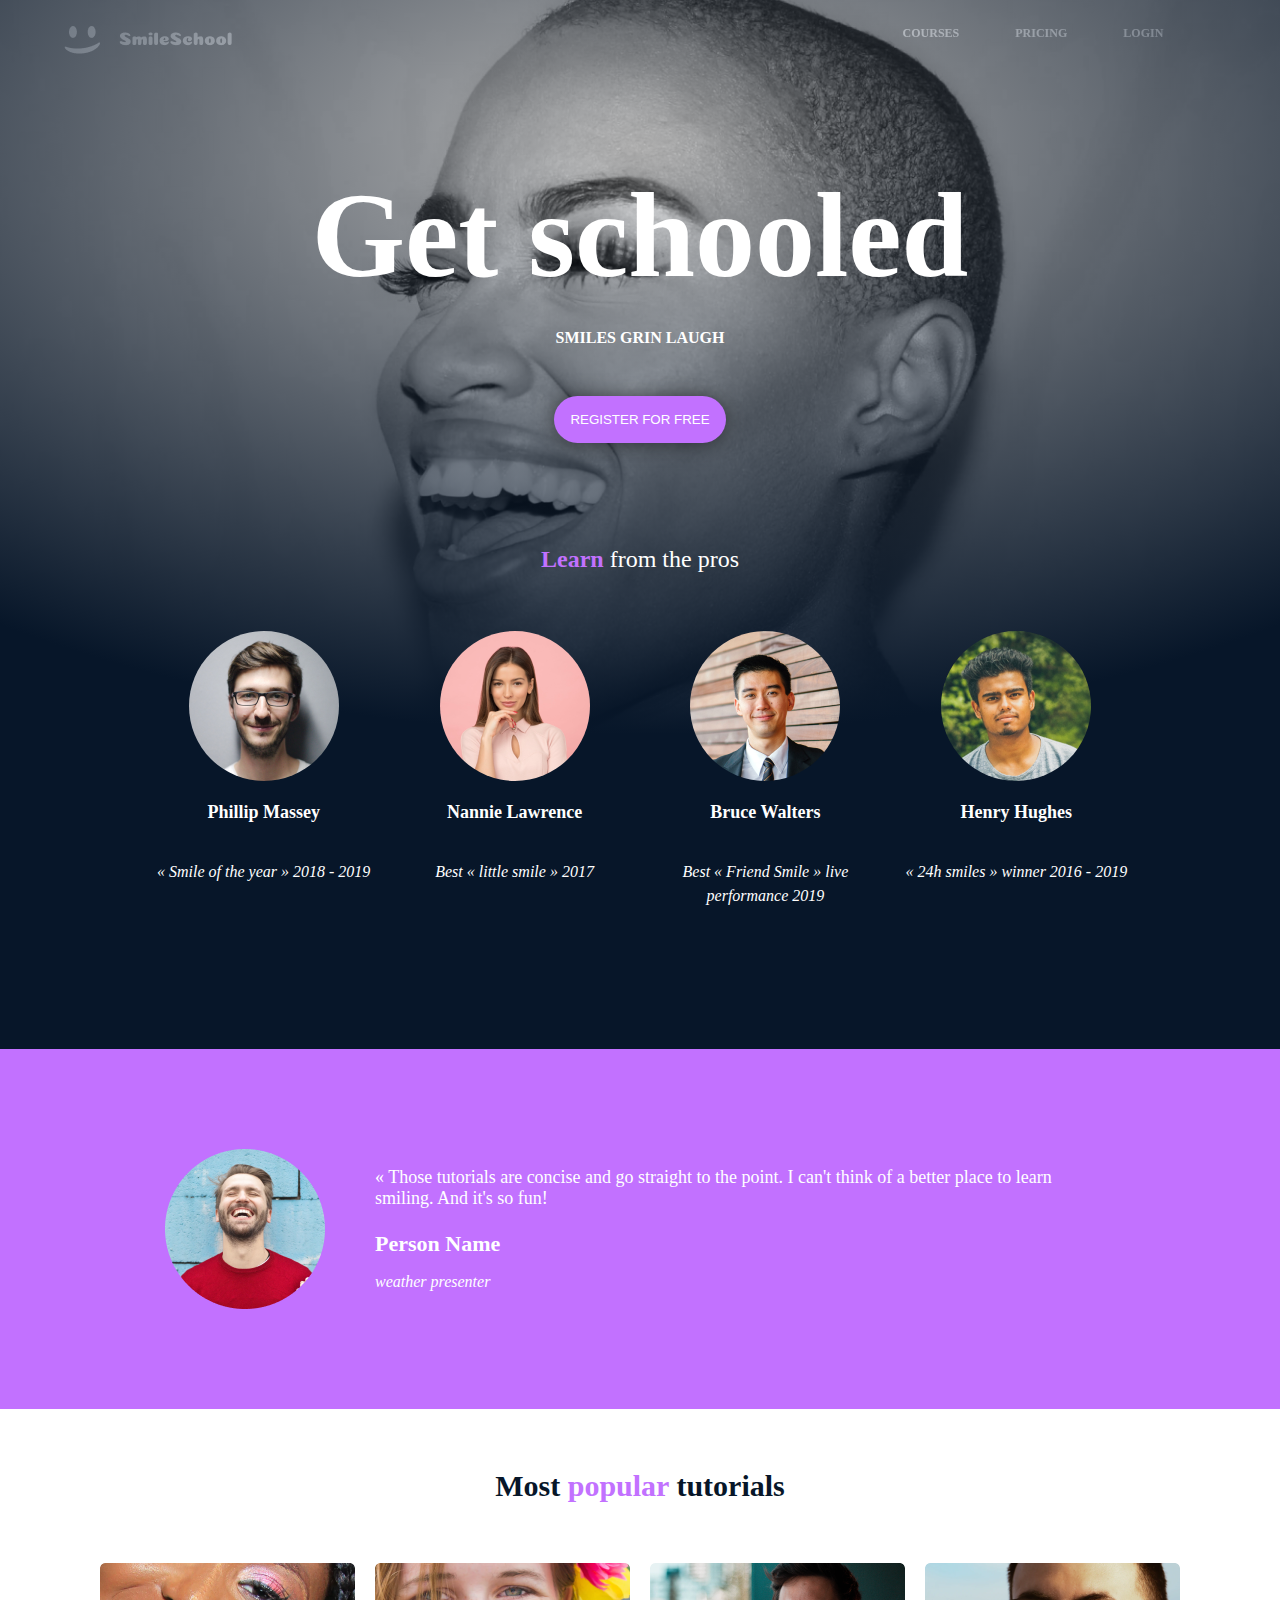
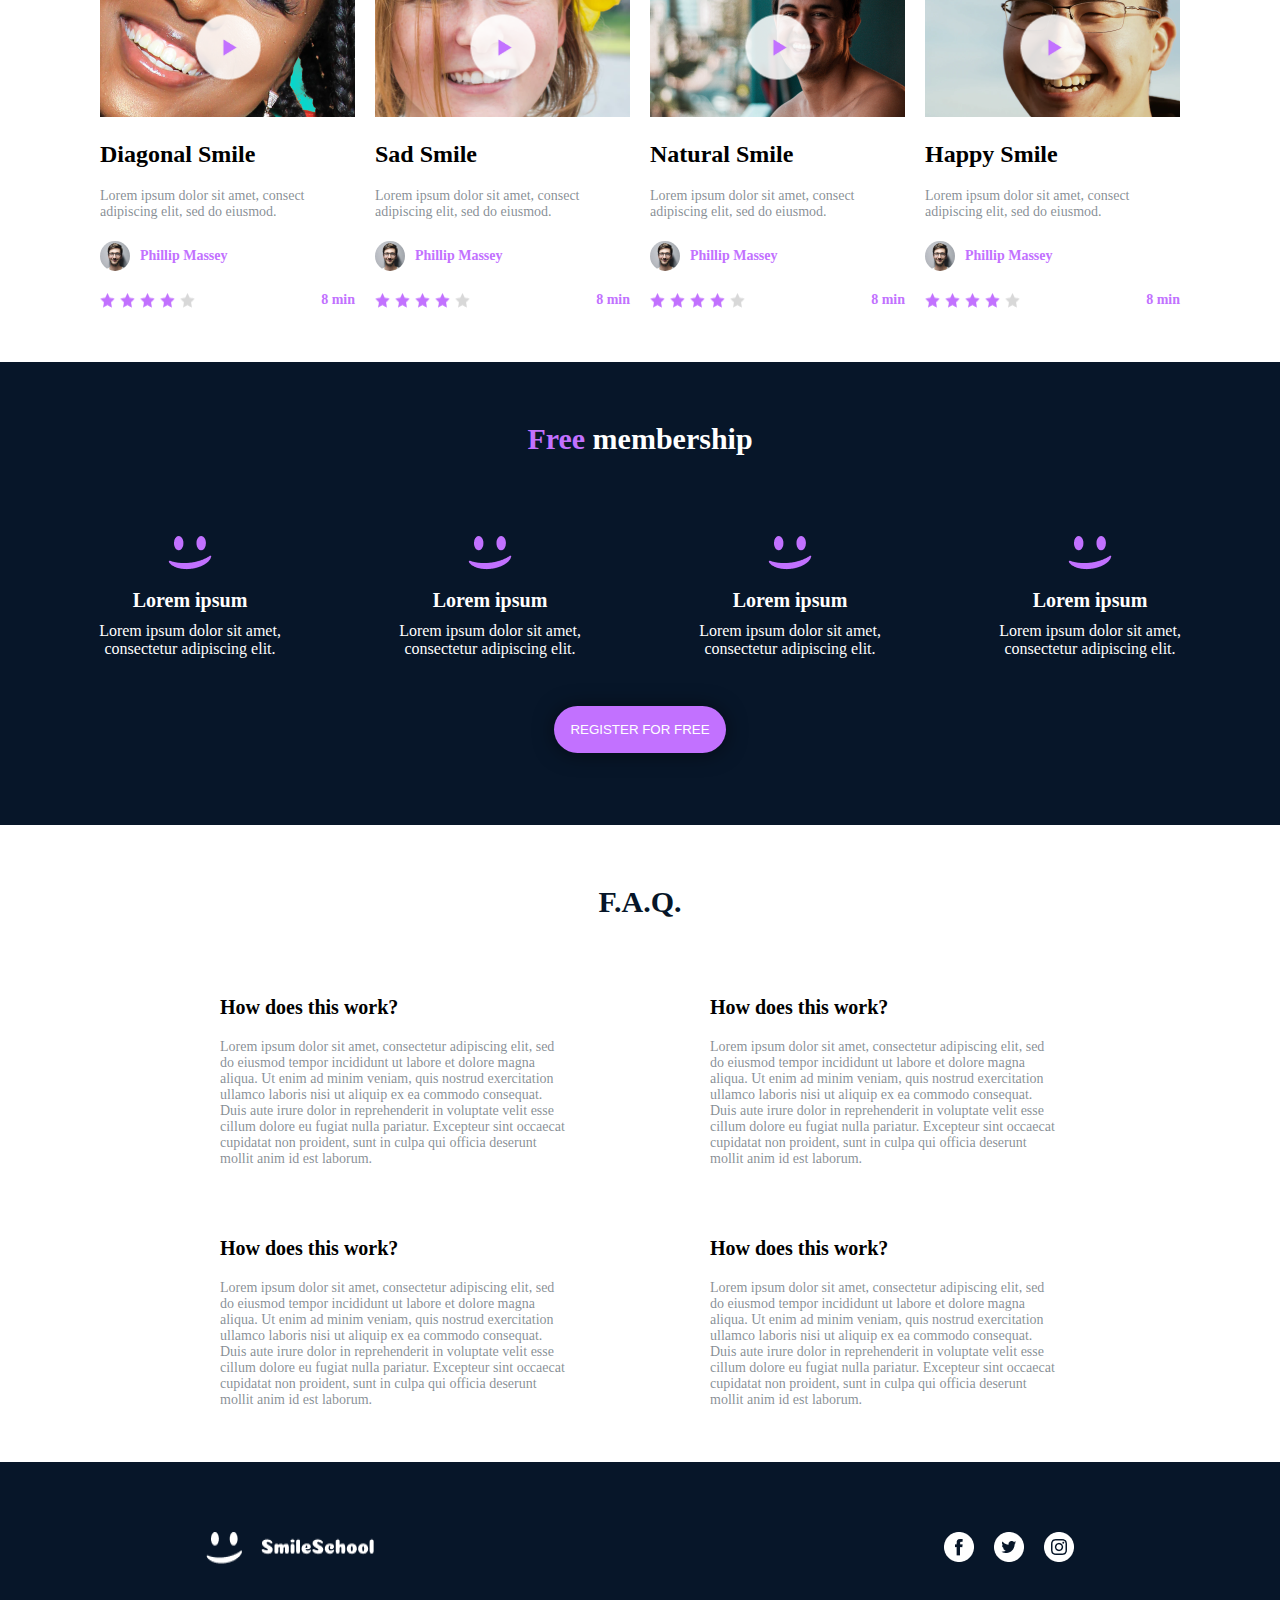
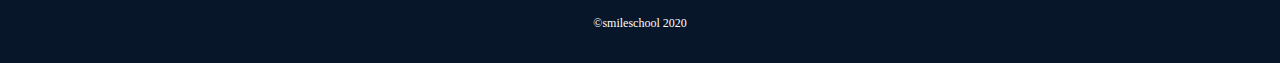
<file: css_advanced/index.html>
<!DOCTYPE html>
<html lang="en">

<head>
    <meta charset="UTF-8">
    <meta name="viewport" content="width=device-width, initial-scale=1.0">
    <title>Smile School Homepage</title>
    <link rel="stylesheet" href="styles.css">
</head>

<body>
    <header>
        <div>
            <a href="index.html">
                <img src="./images/logo.png" class="logo" alt="smile logo">
            </a>
        </div>
        <div class="nav-links">
            <a href="courses.html">COURSES</a>
            <a href="pricing.html">PRICING</a>
            <a href="login.html">LOGIN</a>
        </div>
    </header>
    <main>
        <!-- banner section -->
        <section class="banner">
            <div class="banner__learn">
                <h1>Get schooled</h1>
                <p>SMILES GRIN LAUGH</p>
                <button>REGISTER FOR FREE</button>
            </div>
            <div class="banner__courses">
                <h2><span class="dcolor">Learn</span> from the pros</h2>
                <div class="banner__courses__cards__container">
                    <div class="banner__courses__card">
                        <img src="./images/philip.png" alt="profile">
                        <h3>Phillip Massey</h3>
                        <p>« Smile of the year » 2018 - 2019</p>
                    </div>
                    <div class="banner__courses__card">
                        <img src="./images/nannie.png" alt="profile">
                        <h3>Nannie Lawrence</h3>
                        <p>Best « little smile » 2017</p>
                    </div>
                    <div class="banner__courses__card">
                        <img src="./images/bruce.png" alt="profile">
                        <h3>Bruce Walters</h3>
                        <p>Best « Friend Smile » live performance 2019</p>
                    </div>
                    <div class="banner__courses__card">
                        <img src="./images/henry.png" alt="profile">
                        <h3>Henry Hughes</h3>
                        <p>« 24h smiles » winner 2016 - 2019</p>
                    </div>
                </div>
            </div>
        </section>
        <!-- quote section -->
        <section class="quotes">
            <div class="quotes__inner">
                <img src="./images/avatar.png" alt="avatar">
                <div>
                    <blockquote>« Those tutorials are concise and go straight to the point. I can't think of a better
                        place to
                        learn smiling. And it's
                        so fun!</blockquote>
                    <p class="names">Person Name</p>
                    <p class="presenter">weather presenter</p>
                </div>
            </div>
        </section>
        <!-- videos section -->
        <section class="videos">
            <h1>Most <span class="dcolor">popular</span> tutorials</h1>
            <div class="videos__inner">
                <div>
                    <div class="preview">
                        <img src="./images/preview_diag.png" alt="Preview" class="preview__image">
                        <img src="./images/play.png" alt="play" class="play__button">
                    </div>
                    <h2>Diagonal Smile</h2>
                    <p>Lorem ipsum dolor sit amet, consect adipiscing elit, sed do eiusmod.</p>
                    <div class="profile">
                        <img src="./images/philip_sm.png" alt="profile">
                        <h3>Phillip Massey</h3>
                    </div>
                    <div class="ratings">
                        <!-- star ratings -->
                        <div>
                            <img src="./images/Star_1.png" alt="Star">
                            <img src="./images/Star_1.png" alt="Star">
                            <img src="./images/Star_1.png" alt="Star">
                            <img src="./images/Star_1.png" alt="Star">
                            <img src="./images/Star_5.png" alt="Star">
                        </div>
                        <p>8 min</p>
                    </div>
                </div>

                <div>
                    <div class="preview">
                        <img src="./images/preview_sad.png" alt="Preview" class="preview__image">
                        <img src="./images/play.png" alt="play" class="play__button">
                    </div>
                    <h2>Sad Smile</h2>
                    <p>Lorem ipsum dolor sit amet, consect adipiscing elit, sed do eiusmod.</p>
                    <div class="profile">
                        <img src="./images/philip_sm.png" alt="profile">
                        <h3>Phillip Massey</h3>
                    </div>
                    <div class="ratings">
                        <!-- star ratings -->
                        <div>
                            <img src="./images/Star_1.png" alt="Star">
                            <img src="./images/Star_1.png" alt="Star">
                            <img src="./images/Star_1.png" alt="Star">
                            <img src="./images/Star_1.png" alt="Star">
                            <img src="./images/Star_5.png" alt="Star">
                        </div>
                        <p>8 min</p>
                    </div>
                </div>


                <div>
                    <div class="preview">
                        <img src="./images/preview_nat.png" alt="Preview" class="preview__image">
                        <img src="./images/play.png" alt="play" class="play__button">
                    </div>
                    <h2>Natural Smile</h2>
                    <p>Lorem ipsum dolor sit amet, consect adipiscing elit, sed do eiusmod.</p>
                    <div class="profile">
                        <img src="./images/philip_sm.png" alt="profile">
                        <h3>Phillip Massey</h3>
                    </div>
                    <div class="ratings">
                        <!-- star ratings -->
                        <div>
                            <img src="./images/Star_1.png" alt="Star">
                            <img src="./images/Star_1.png" alt="Star">
                            <img src="./images/Star_1.png" alt="Star">
                            <img src="./images/Star_1.png" alt="Star">
                            <img src="./images/Star_5.png" alt="Star">
                        </div>
                        <p>8 min</p>
                    </div>
                </div>


                <div>
                    <div class="preview">
                        <img src="./images/preview_hap.png" alt="Preview" class="preview__image">
                        <img src="./images/play.png" alt="play" class="play__button">
                    </div>
                    <h2>Happy Smile</h2>
                    <p>Lorem ipsum dolor sit amet, consect adipiscing elit, sed do eiusmod.</p>
                    <div class="profile">
                        <img src="./images/philip_sm.png" alt="profile">
                        <h3>Phillip Massey</h3>
                    </div>
                    <div class="ratings">
                        <!-- star ratings -->
                        <div>
                            <img src="./images/Star_1.png" alt="Star">
                            <img src="./images/Star_1.png" alt="Star">
                            <img src="./images/Star_1.png" alt="Star">
                            <img src="./images/Star_1.png" alt="Star">
                            <img src="./images/Star_5.png" alt="Star">
                        </div>
                        <p>8 min</p>
                    </div>
                </div>
            </div>
        </section>
        <!-- membership section -->
        <section class="membership">
            <h1><span class="active">Free</span> membership</h1>
            <div class="row">
                <div>
                    <img src="./images/smile.png" alt="teacher1">
                    <h2>Lorem ipsum</h2>
                    <p>Lorem ipsum dolor sit amet, consectetur adipiscing elit.</p>
                </div>

                <div>
                    <img src="./images/smile.png" alt="smile">
                    <h2>Lorem ipsum</h2>
                    <p>Lorem ipsum dolor sit amet, consectetur adipiscing elit.</p>
                </div>

                <div>
                    <img src="./images/smile.png" alt="smile">
                    <h2>Lorem ipsum</h2>
                    <p>Lorem ipsum dolor sit amet, consectetur adipiscing elit.</p>
                </div>

                <div>
                    <img src="./images/smile.png" alt="smile">
                    <h2>Lorem ipsum</h2>
                    <p>Lorem ipsum dolor sit amet, consectetur adipiscing elit.</p>
                </div>
            </div>
            <button>REGISTER FOR FREE</button>
        </section>
        <!-- FAQ section -->
        <section class="faq">
            <h1>F.A.Q.</h1>
            <div class="faq__inner">
                <div>
                    <div>
                        <h2>How does this work?</h2>
                        <p>Lorem ipsum dolor sit amet, consectetur adipiscing elit, sed do eiusmod tempor incididunt ut
                            labore et dolore
                            magna
                            aliqua. Ut enim ad minim veniam, quis nostrud exercitation ullamco laboris nisi ut aliquip
                            ex ea commodo
                            consequat. Duis
                            aute irure dolor in reprehenderit in voluptate velit esse cillum dolore eu fugiat nulla
                            pariatur. Excepteur sint
                            occaecat cupidatat non proident, sunt in culpa qui officia deserunt mollit anim id est
                            laborum.</p>
                    </div>
                    <div>
                        <h2>How does this work?</h2>
                        <p>Lorem ipsum dolor sit amet, consectetur adipiscing elit, sed do eiusmod tempor incididunt ut
                            labore et dolore
                            magna
                            aliqua. Ut enim ad minim veniam, quis nostrud exercitation ullamco laboris nisi ut aliquip
                            ex ea commodo
                            consequat. Duis
                            aute irure dolor in reprehenderit in voluptate velit esse cillum dolore eu fugiat nulla
                            pariatur. Excepteur sint
                            occaecat cupidatat non proident, sunt in culpa qui officia deserunt mollit anim id est
                            laborum.</p>
                    </div>
                </div>
                <div>
                    <div>
                        <h2>How does this work?</h2>
                        <p>Lorem ipsum dolor sit amet, consectetur adipiscing elit, sed do eiusmod tempor incididunt ut
                            labore et dolore
                            magna
                            aliqua. Ut enim ad minim veniam, quis nostrud exercitation ullamco laboris nisi ut aliquip
                            ex ea commodo
                            consequat. Duis
                            aute irure dolor in reprehenderit in voluptate velit esse cillum dolore eu fugiat nulla
                            pariatur. Excepteur sint
                            occaecat cupidatat non proident, sunt in culpa qui officia deserunt mollit anim id est
                            laborum.</p>
                    </div>
                    <div>
                        <h2>How does this work?</h2>
                        <p>Lorem ipsum dolor sit amet, consectetur adipiscing elit, sed do eiusmod tempor incididunt ut
                            labore et dolore
                            magna
                            aliqua. Ut enim ad minim veniam, quis nostrud exercitation ullamco laboris nisi ut aliquip
                            ex ea commodo
                            consequat. Duis
                            aute irure dolor in reprehenderit in voluptate velit esse cillum dolore eu fugiat nulla
                            pariatur. Excepteur sint
                            occaecat cupidatat non proident, sunt in culpa qui officia deserunt mollit anim id est
                            laborum.</p>
                    </div>
                </div>
            </div>
        </section>
    </main>
    <footer>
        <div class="footer__inner">
            <div>
                <img src="./images/logo.png" alt="logo">
                <div>
                    <!-- social image links -->
                    <a href="#"><img src="./images/Facebook.png" alt="Facebook"></a>
                    <a href="#"><img src="./images/Twitter.png" alt="Twitter"></a>
                    <a href="#"><img src="./images/Instagram.png" alt="Instagram"></a>
                </div>
            </div>
            <p>©smileschool 2020</p>
        </div>
    </footer>
</body>

</html>
</file>
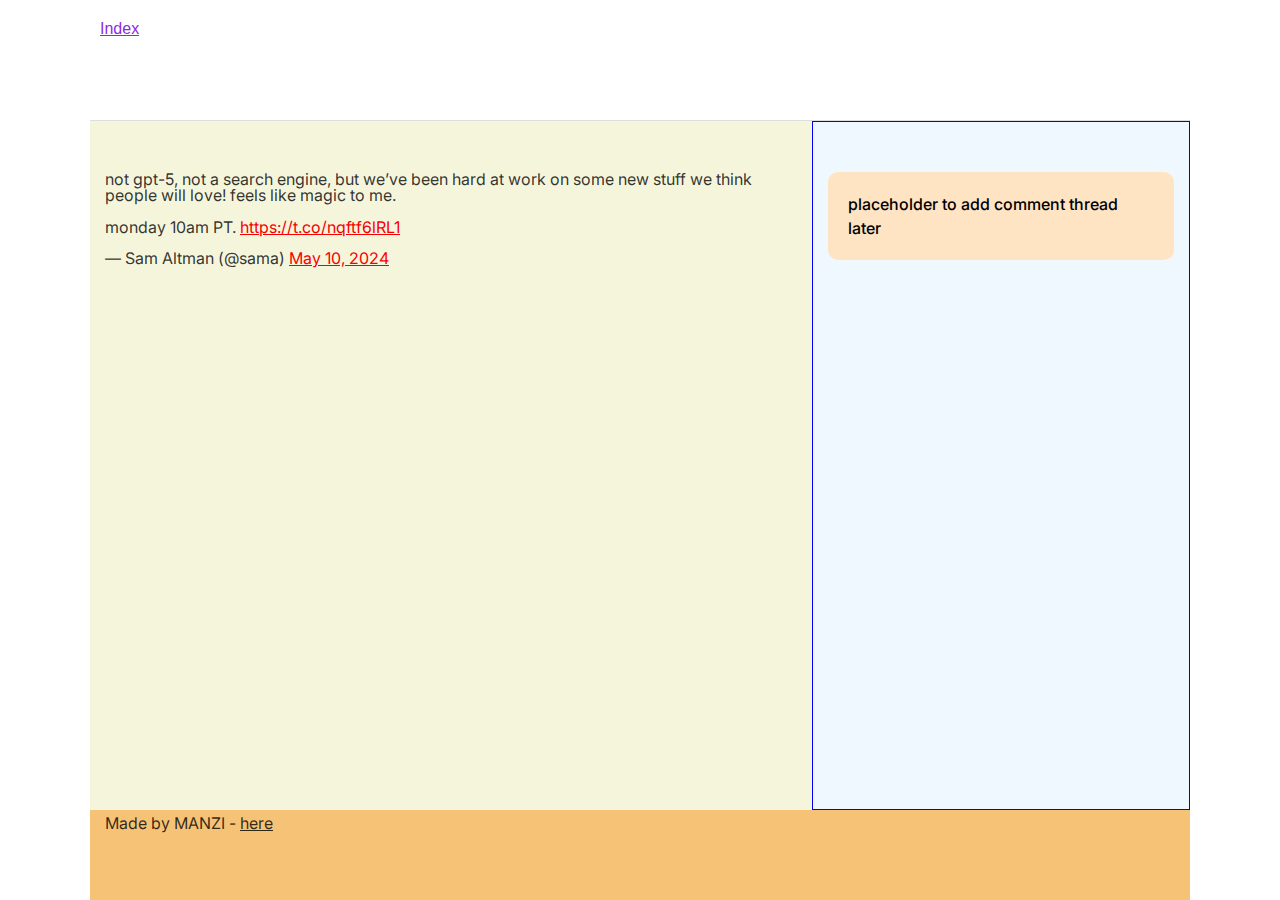
<file: css_basic/tweets.html>
<!DOCTYPE html>
<html lang="en">
<head>
    <meta charset="UTF-8">
    <title>Tweets</title>
    <link href="base.css" rel="stylesheet">
    <link href="styles.css" rel="stylesheet">
</head>
<body>
    <header>
        <ul>
            <li class="nav-link"><a href="index.html">Index</a></li>
        </ul>
    </header>
    <main>
        <article>
            <blockquote class="twitter-tweet"><p lang="en" dir="ltr">not gpt-5, not a search engine, but we’ve been hard at work on some new stuff we think people will love! feels like magic to me.<br><br>monday 10am PT. <a href="https://t.co/nqftf6lRL1">https://t.co/nqftf6lRL1</a></p>&mdash; Sam Altman (@sama) <a href="https://twitter.com/sama/status/1788989777452408943?ref_src=twsrc%5Etfw">May 10, 2024</a></blockquote> <script async src="https://platform.twitter.com/widgets.js" charset="utf-8"></script>
        </article>
        <aside>
            <p>placeholder to add comment thread later</p>
        </aside>
    </main>
    <footer>
        <p>Made by MANZI - <a href="https://github.com" target="_blank">here</a></p>
    </footer>
</body>
</html>
</file>
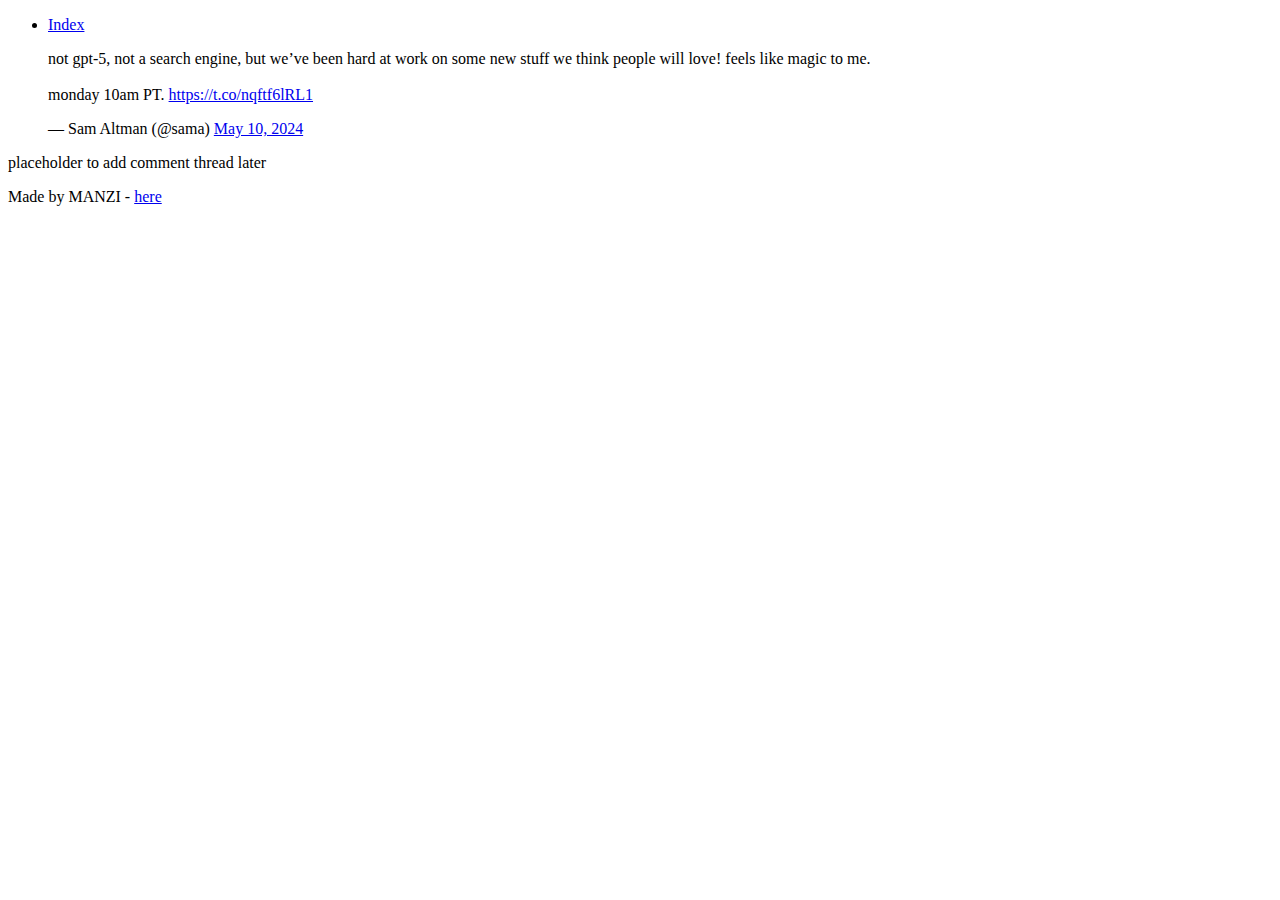
<file: html_basic/tweets.html>
<!DOCTYPE html>
<html lang="en">
<head>
    <meta charset="UTF-8">
    <title>Tweets</title>
</head>
<body>
    <header>
        <ul>
            <li><a href="index.html">Index</a></li>
        </ul>
    </header>
    <main>
        <article>
            <blockquote class="twitter-tweet"><p lang="en" dir="ltr">not gpt-5, not a search engine, but we’ve been hard at work on some new stuff we think people will love! feels like magic to me.<br><br>monday 10am PT. <a href="https://t.co/nqftf6lRL1">https://t.co/nqftf6lRL1</a></p>&mdash; Sam Altman (@sama) <a href="https://twitter.com/sama/status/1788989777452408943?ref_src=twsrc%5Etfw">May 10, 2024</a></blockquote> <script async src="https://platform.twitter.com/widgets.js" charset="utf-8"></script>
        </article>
        <aside>
            <p>placeholder to add comment thread later</p>
        </aside>
    </main>
    <footer>
        <p>Made by MANZI - <a href="https://github.com" target="_blank">here</a></p>
    </footer>
</body>
</html>
</file>
<file: css_advanced/styles.css>
body {
  padding: 0;
  margin: 0;
  font-family: "Source Sans Pro";
  font-style: normal;
}

header {
  display: flex;
  flex-direction: row;
  flex: auto;
  background-image: url("./images/banner.png");
  background-repeat: no-repeat;
  background-size: cover;
  padding: 2% 5% 2% 5%;
  filter: grayscale(100%);
  position: absolute;
  left: -0.025%;
  right: -0.025%;
  top: 0%;
  justify-content: space-between;
  bottom: -26.48%;
  height: 100vh;
}

.nav-links {
  font-weight: 700;
  font-size: 12px;
}

.nav-links > a {
  font-weight: 700;
  font-size: 12px;
  line-height: 15px;
  color: #ffffff;
  padding-right: 53px;
  text-transform: uppercase;
  text-decoration: none;
}

.banner {
  left: 20%;
  right: 20%;
  display: flex;
  flex-direction: column;
  background: radial-gradient(
    85.9% 55.9% at 50% 14.1%,
    rgba(41, 48, 61, 0.0001) 0%,
    #071629 100%
  );
  color: white;
}

.banner__learn {
  display: flex;
  flex-direction: column;
  padding-top: 5rem;
}

.banner__learn > h1 {
  height: 151px;
  font-weight: 700;
  font-size: 120px;
  line-height: 151px;
  text-align: center;
  color: #ffffff;
  z-index: 20;
}

.banner__learn > p {
  height: 20px;
  position: relative;
  margin-top: -5%;
  text-align: center;
  font-weight: 700;
  font-size: 16px;
  line-height: 20px;
  color: #ffffff;
  display: flex;
  justify-content: space-around;
  margin-left: 38%;
  margin-right: 38%;
}

.banner__learn > button,
.membership button {
  background: #c271ff;
  border-radius: 25px;
  border: none;
  padding: 0.7rem;
  color: white;
  font-weight: 500;
  box-shadow: 0px 1px 20px rgba(0, 0, 0, 0.5);
  position: relative;
  align-self: center;
  margin: 2rem;
  padding: 1rem;
  cursor: pointer;
}

.dcolor {
  color: #c271ff;
}

.banner__courses {
  padding: 1%;
  display: flex;
  flex-direction: column;
  z-index: 20;
}

.banner__courses > h2 {
  align-self: center;
  padding: 2rem;
  font-weight: 300;
  line-height: 40px;
}

.banner__courses .dcolor {
  font-weight: 700;
}

.banner__courses__cards__container {
  display: flex;
  flex-direction: row;
  justify-content: center;
}

.banner__courses__card {
  width: 20%;
  margin-bottom: 7rem;
  display: flex;
  flex-direction: column;
  justify-content: center;
  align-items: center;
}

.banner__courses__card > img {
  border-radius: 50%;
  max-width: 80%;
}

.banner__courses__card > h3 {
  font-style: normal;
  font-weight: 900;
  font-size: 18px;
  line-height: 27px;
  text-align: center;
  color: #ffffff;
}

.banner__courses__card > p {
  height: 48px;
  font-family: "Source Sans Pro";
  font-style: italic;
  font-weight: 400;
  font-size: 16px;
  line-height: 24px;
  text-align: center;
  color: #ffffff;
}

main {
  position: relative;
  display: flex;
  flex-direction: column;
  margin: 0;
}

.quotes {
  padding: 100px;
  background-color: #c271ff;
}

.quotes__inner {
  display: flex;
  flex-direction: row;
  justify-content: center;
}

.quotes__inner img {
  height: 160px;
  width: 160px;
}

.quotes__inner > div {
  margin-left: 50px;
  color: white;
}

.quotes__inner blockquote {
  max-width: 700px;
  font-size: 18px;
  margin-left: 0;
}

.quotes__inner .names {
  font-weight: 700;
  font-size: 22px;
  margin-bottom: 0;
}

.quotes__inner .presenter {
  font-style: italic;
}

.videos {
  background-color: white;
  padding: 40px;
}

.videos > h1 {
  font-size: 30px;
  font-weight: 700;
  text-align: center;
  color: #071629;
}

.videos__inner {
  display: flex;
  flex-direction: row;
  justify-content: space-between;
  padding-top: 40px;
  max-width: 90%;
  margin: auto;
}

.videos__inner > div {
  max-width: 255px;
}

.videos__inner .preview {
  position: relative;
}

.videos__inner > div > .preview img.preview__image {
  width: 100%;
  height: 154px;
  border-radius: 5px 5px 0px 0px;
  margin-bottom: 10px;
  object-fit: cover;
}

.videos__inner > div > .preview img.play__button {
  position: absolute;
  top: 50%;
  left: 50%;
  transform: translate(-50%, -50%);
  height: 65px;
  width: 65px;
  cursor: pointer;
}

.videos__inner > div > h2 {
  margin-top: 10px;
}

.videos__inner > div > p {
  color: #07162980;
  font-size: 14px;
}

.videos__inner .profile {
  display: flex;
  flex-direction: row;
  align-items: center;
}

.videos__inner .profile img {
  height: 30px;
  width: 30px;
  border-radius: 100%;
}

.videos__inner .profile h3 {
  margin-left: 10px;
  color: #c271ff;
  font-size: 14px;
  font-weight: 600;
}

.videos__inner .ratings {
  display: flex;
  flex-direction: row;
  justify-content: space-between;
  align-items: center;
}

.videos__inner .ratings > div {
  display: flex;
  flex-direction: row;
}

.videos__inner .ratings > div img {
  margin-right: 5px;
  height: 15px;
  width: 15px;
}

.videos__inner .ratings > p {
  color: #c271ff;
  font-size: 14px;
  font-weight: 600;
}

.membership {
  background-color: #071629;
  padding: 40px;
  display: flex;
  flex-direction: column;
  justify-content: center;
}

.membership > h1 {
  color: white;
  font-size: 30px;
  font-weight: 700;
  text-align: center;
}

.membership > h1 > span {
  color: #c271ff;
}

.membership .row {
  display: flex;
  flex-direction: row;
  justify-content: space-around;
  padding-top: 60px;
}

.membership .row > div {
  max-width: 220px;
  color: white;
  display: flex;
  flex-direction: column;
  align-items: center;
  justify-content: center;
}

.membership .row > div > h2 {
  font-size: 20px;
  font-weight: 700;
  margin-bottom: 0;
  margin-bottom: 10px;
  text-align: center;
}

.membership .row > div > p {
  font-size: 16px;
  font-weight: 400;
  margin-top: 0;
  text-align: center;
}

.faq {
  background-color: white;
  padding: 40px;
}

.faq > h1 {
  font-size: 30px;
  font-weight: 700;
  text-align: center;
  color: #071629;
}

.faq__inner > div {
  display: flex;
  flex-direction: row;
  justify-content: space-between;
  padding-top: 40px;
  max-width: 70%;
  margin: auto;
}

.faq__inner > div > div {
  max-width: 350px;
}

.faq__inner > div > div > h2 {
  font-size: 20px;
  font-weight: 700;
  margin-bottom: 0;
  margin-bottom: 20px;
  text-align: left;
}

.faq__inner > div > div > p {
  font-size: 14px;
  font-weight: 400;
  margin-top: 0;
  text-align: left;
  color: #07162980;
}

footer {
  background-color: #071629;
  padding: 20px;
}

.footer__inner > div {
  display: flex;
  flex-direction: row;
  justify-content: space-between;
  max-width: 70%;
  margin: auto;
  margin-top: 50px;
  margin-bottom: 50px;
}

.footer__inner > div > div {
  display: flex;
  flex-direction: row;
}

.footer__inner > div > div a {
  margin-left: 20px;
}

.footer__inner > p {
  text-align: center;
  font-size: 12px;
  color: white;
}

/* make the homepage responsive on mobile screens */

@media only screen and (max-width: 600px) {
  header {
    background-size: 100% 100%;
    padding: 2% 5% 2% 5%;
  }

  .banner {
    left: 0;
    right: 0;
    margin-bottom: 0;
  }

  .banner__learn > h1 {
    font-size: 60px;
    line-height: 75px;
  }

  .banner__learn > p {
    font-size: 12px;
    line-height: 15px;
    margin-left: 20%;
    margin-right: 20%;
  }

  .banner__courses > h2 {
    font-size: 16px;
    line-height: 20px;
  }

  .banner__courses__card {
    width: 100%;
    margin-bottom: 2rem;
  }

  .banner__courses__card > h3 {
    font-size: 14px;
    line-height: 21px;
  }

  .banner__courses__card > p {
    font-size: 12px;
    line-height: 18px;
  }

  .quotes {
    padding: 40px;
  }

  .quotes__inner img {
    height: 80px;
    width: 80px;
  }

  .quotes__inner > div {
    margin-left: 20px;
  }

  .quotes__inner blockquote {
    font-size: 14px;
  }

  .quotes__inner .names {
    font-size: 16px;
  }

  .quotes__inner .presenter {
    font-size: 14px;
  }

  .videos {
    padding: 20px;
  }

  .videos > h1 {
    font-size: 20px;
  }

  .videos__inner {
    flex-direction: column;
  }

  .videos__inner > div {
    max-width: 100%;
    margin-bottom: 20px;
  }

  .videos__inner > div > .preview img.preview__image {
    height: 100px;
  }

  .videos__inner > div > .preview img.play__button {
    height: 40px;
    width: 40px;
  }

  .videos__inner > div > h2 {
    font-size: 16px;
  }

  .videos__inner > div > p {
    font-size: 12px;
  }

  .videos__inner .profile img {
    height: 20px;
    width: 20px;
  }

  .videos__inner .profile h3 {
    font-size: 12px;
  }

  .videos__inner .ratings > div img {
    height: 10px;
    width: 10px;
  }

  .videos__inner .ratings > p {
    font-size: 12px;
  }

  .membership {
    padding: 20px;
  }

  .membership > h1 {
    font-size: 20px;
  }

  .membership .row {
    flex-direction: column;
    padding-top: 40px;
  }

  .membership .row > div {
    max-width: 100%;
    margin-bottom: 20px;
  }

  .membership .row > div > h2 {
    font-size: 16px;
  }

  .membership .row > div > p {
    font-size: 12px;
  }

  .faq {
    padding: 20px;
  }

  .faq > h1 {
    font-size: 20px;
  }

  .faq__inner > div {
    flex-direction: column;
  }

  .faq__inner > div > div {
    max-width: 100%;
    margin-bottom: 20px;
  }

  .faq__inner > div > div > h2 {
    font-size: 16px;
  }

  .faq__inner > div > div > p {
    font-size: 12px;
  }

  footer {
    padding: 10px;
  }

  .footer__inner > div {
    flex-direction: column;
  }

  .footer__inner > div > div {
    margin: 20px auto;
  }

  .footer__inner > p {
    font-size: 10px;
  }

  .nav-links > a {
    padding-right: 20px;
  }

  .banner__learn > button,
  .membership button {
    padding: 0.5rem;
    margin: 1rem;
  }
}
</file>
<file: css_basic/styles.css>
body, main{
    display: flex;
    font-family: "Inter";
}

body{
    flex-direction: column;
}

main{
    flex-direction: row;
    flex: auto;
}

article{
    flex: 2;
    overflow-y: auto;
    background-color:beige;
}

aside{
    flex: 1;
    overflow-y: auto;
    background-color: aliceblue;
    border: 1px solid blue;
}

aside p{
    background-color: bisque;
    border: none;
    font-weight: 500;
    line-height: 24px;
}

.nav-link a{
    color: blueviolet;
    font-size: 16px;
    text-decoration: underline;
}

footer{
    background-color: rgb(246, 195, 118);
}
</file>
<file: css_basic/base.css>
/* Importing webfonts */
/* (If you're learning CSS, you should disregard that) */

@import url('https://fonts.googleapis.com/css2?family=Inter:wght@100..900&display=swap');

/* CSS reset rules */

html, body {
	height: 100%;
	min-height: 100%;
}
html, body, div, span, applet, object, iframe,
h1, h2, h3, h4, h5, h6, p, blockquote, pre,
a, abbr, acronym, address, big, cite, code,
del, dfn, img, ins, kbd, q, s, samp,
small, strike, sub, sup, tt, var,
b, u, i, center,
dl, dt, dd,
fieldset, form, label, legend,
table, caption, tbody, tfoot, thead, tr, th, td,
article, aside, canvas, details, embed, 
figure, figcaption, footer, header, hgroup, 
menu, nav, output, ruby, section, summary,
time, mark, audio, video {
	margin: 0;
	padding: 0;
	border: 0;
	font-size: 100%;
	font: inherit;
	vertical-align: baseline;
}
/* HTML5 display-role reset for older browsers */
article, aside, details, figcaption, figure, 
footer, header, hgroup, menu, nav, section {
	display: block;
}
body {
	line-height: 1;
}
blockquote, q {
	quotes: none;
}
blockquote:before, blockquote:after,
q:before, q:after {
	content: '';
	content: none;
}
table {
	border-collapse: collapse;
	border-spacing: 0;
}


/* Fonts and colors */

body {
	font-family: 'Josefin Sans', serif;
	color: rgba(0, 0, 0, 0.8);
}
h1, h2, h3, h4, h5, h6, header {
	font-family: 'Yeseva One', sans-serif;
}
article {
}
header {
	border-bottom: 1px solid rgb(221,221,221);
	transition: border-bottom-color 1s ease;
}
header a {
	color: rgba(0, 0, 0, 0.8);
}
aside {
	background: #FAFAFA;
}
aside p {
	border: 1px solid #bbb;
	background: #ddd;
	color: black;
}
footer a {
	color: rgba(0, 0, 0, 0.8);
}
a {
	color: #F80002;
}


/* Positioning and margins */

@media (min-width: 1100px) {
	body {
		width: 1100px;
		margin: 0 auto;
	}
}

article {
	padding: 50px 15px;
}
article > *:first-child {
	margin-top: 0;
}
aside {
	padding: 50px 15px;
}
header .right {
	float: right;
	margin: 0 10px 15px;
}


/* Header */
header {
	padding: 20px 0;
	height: 80px;
}
header ul {
	list-style: none;
	margin: 0;
	padding: 0;
}
header li {
	display: inline;
	vertical-align:middle;
}
header li:first-child {
	margin: 0;
}
header li a {
	margin: 0 10px;
}
header li.logo {
	font-size: 36px;
}
header a {
	text-decoration: none;
}


/* Aside */

aside p {
	border-radius: 10px;
	padding: 20px 20px;
}


/* Footer */

footer {
	padding: 5px 15px;
	height: 80px;
}


/* Text styles and margins */

p {
	margin-bottom: 15px;
}
h1 {
	font-size: 36px;
	margin: 40px 0 20px;
}
h2 {
	font-size: 32px;
	margin: 30px 0 15px;
}
h3 {
	font-size: 28px;
	margin: 25px 0 10px;
}
h4 {
	font-size: 20px;
	font-weight: bold;
	margin: 20px 0 10px;
}
h5 {
	font-size: 18px;
	font-weight: bold;
	margin: 15px 0 10px;
}
h6 {
	font-weight: bold;
	margin: 5px 0;
}

@media (max-width: 800px) {
  body.works_on_smartphone {
  	display: block;
  }
  body.works_on_smartphone main {
  	display: block;
  }
  header .right {
  	float: none;
  }
}
</file>
